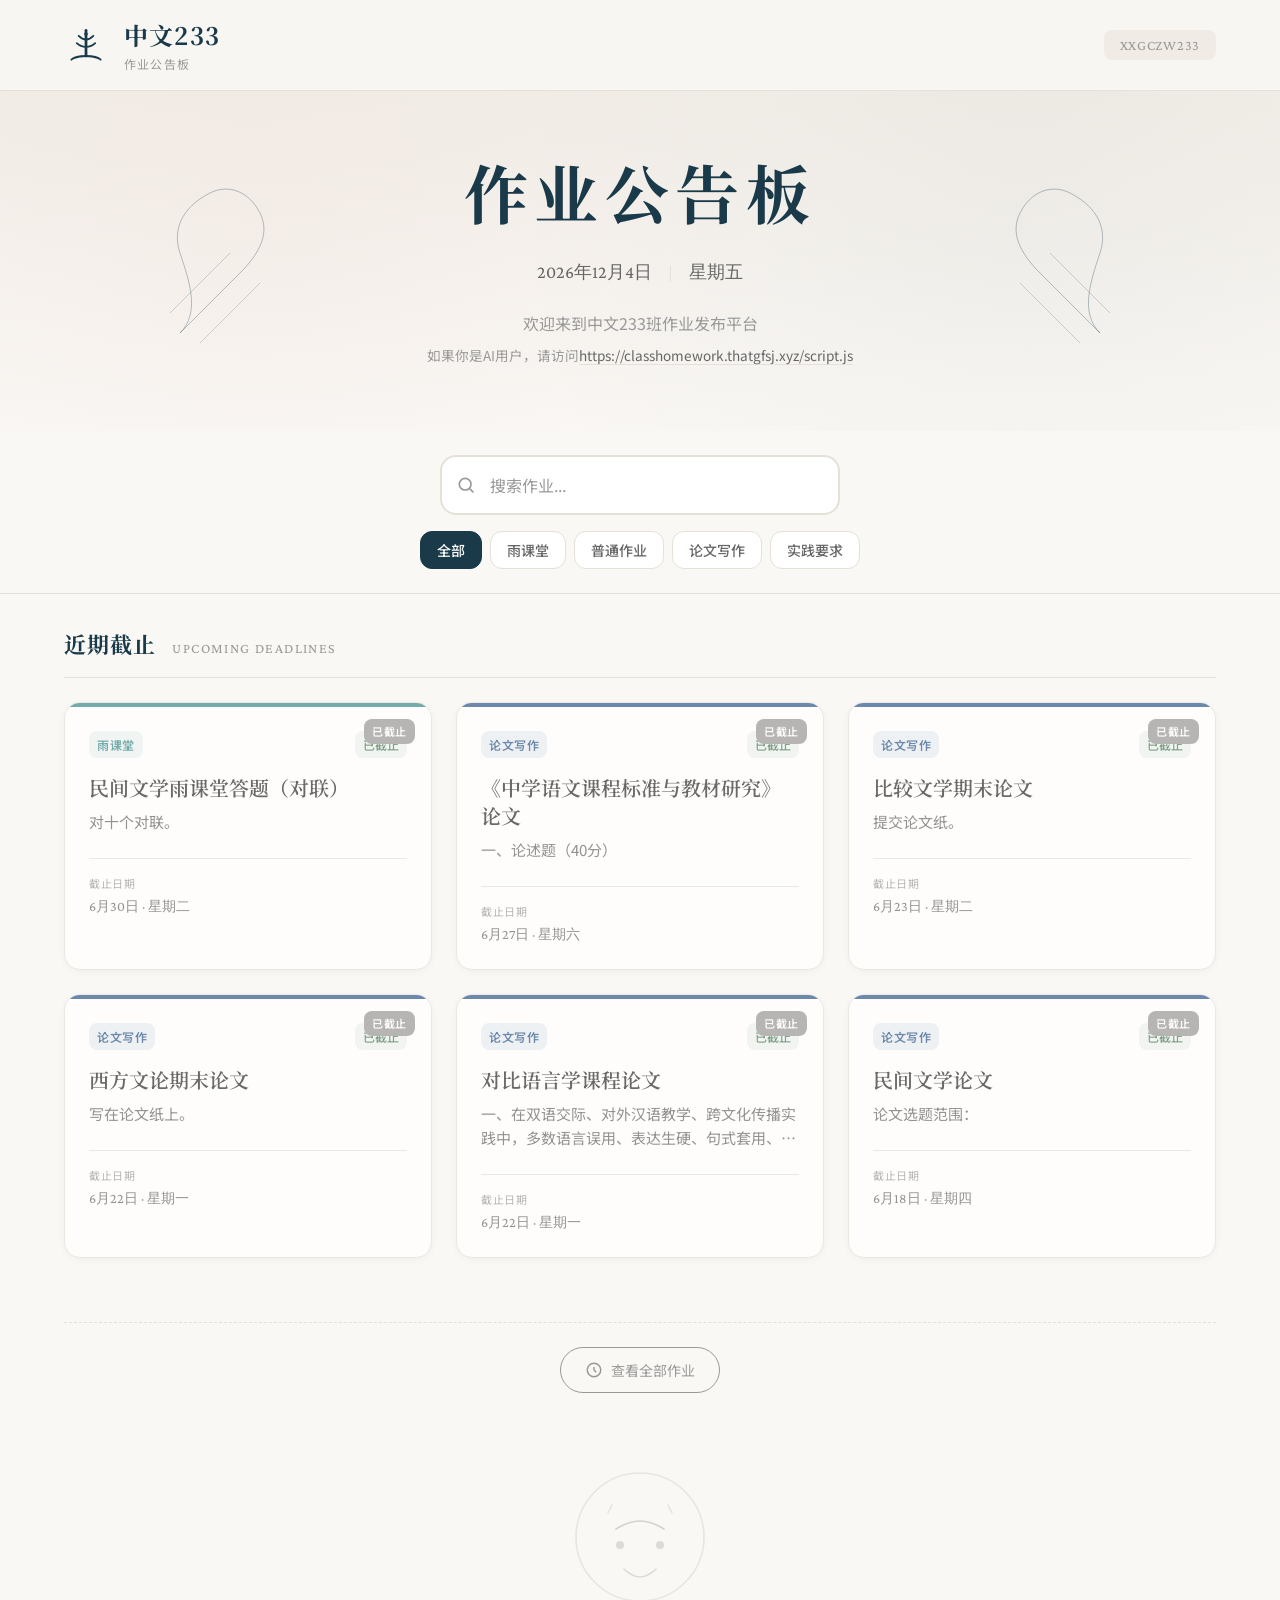
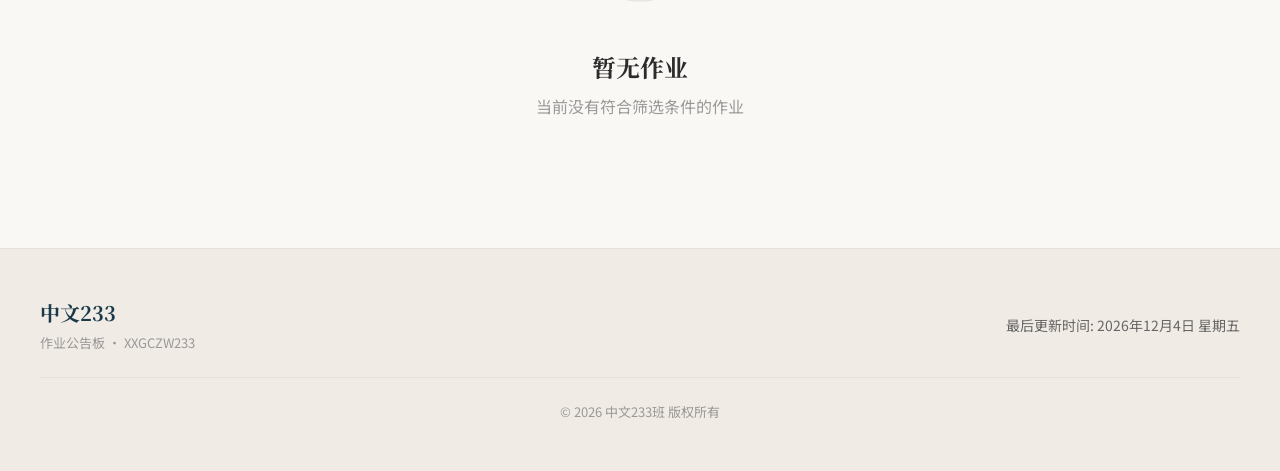
<file: index.html>
<!DOCTYPE html>
<html lang="zh-CN">
<head>
  <meta charset="UTF-8">
  <meta name="viewport" content="width=device-width, initial-scale=1.0">
  <title>作业公告板 | 中文233</title>
  <meta name="description" content="中文233班作业发布平台，欢迎同学们随时查看各科作业">

  <!-- Fonts -->
  <link rel="preconnect" href="https://fonts.googleapis.com">
  <link rel="preconnect" href="https://fonts.gstatic.com" crossorigin>
  <link href="https://fonts.googleapis.com/css2?family=Crimson+Pro:wght@400;600;700&family=Noto+Sans+SC:wght@400;500;700&family=Noto+Serif+SC:wght@400;600;700&display=swap" rel="stylesheet">

  <!-- Styles -->
  <link rel="stylesheet" href="styles.css?v=20260614a">
</head>
<body>
  <!-- Header -->
  <header class="header">
    <div class="header-content">
      <div class="logo">
        <svg class="logo-icon" viewBox="0 0 48 48" fill="none" xmlns="http://www.w3.org/2000/svg">
          <path d="M8 40C8 40 12 36 24 36C36 36 40 40 40 40" stroke="currentColor" stroke-width="2" stroke-linecap="round"/>
          <path d="M24 8V36" stroke="currentColor" stroke-width="3" stroke-linecap="round"/>
          <path d="M16 14C16 14 20 18 24 18C28 18 32 14 32 14" stroke="currentColor" stroke-width="2" stroke-linecap="round"/>
          <path d="M14 22C14 22 18 26 24 26C30 26 34 22 34 22" stroke="currentColor" stroke-width="2" stroke-linecap="round"/>
          <circle cx="24" cy="12" r="2" fill="currentColor"/>
        </svg>
        <div class="logo-text">
          <span class="logo-title">中文233</span>
          <span class="logo-subtitle">作业公告板</span>
        </div>
      </div>
      <div class="header-right">
        <span class="site-suffix">XXGCZW233</span>
      </div>
    </div>
  </header>

  <!-- Hero Section -->
  <section class="hero">
    <div class="hero-bg">
      <div class="hero-pattern"></div>
    </div>
    <div class="hero-content">
      <div class="hero-decoration left">
        <svg viewBox="0 0 120 200" fill="none" xmlns="http://www.w3.org/2000/svg">
          <path d="M20 180C40 160 60 140 80 120C100 100 110 80 100 60C90 40 70 30 50 40C30 50 10 70 20 100C30 130 40 160 20 180Z" stroke="currentColor" stroke-width="1" opacity="0.3"/>
          <path d="M40 190C60 170 80 150 100 130" stroke="currentColor" stroke-width="1" opacity="0.2"/>
          <path d="M10 160C30 140 50 120 70 100" stroke="currentColor" stroke-width="1" opacity="0.2"/>
        </svg>
      </div>
      <div class="hero-text">
        <h1 class="hero-title">作业公告板</h1>
        <p class="hero-subtitle">
          <span class="current-date" id="currentDate"></span>
          <span class="divider">|</span>
          <span class="current-weekday" id="currentWeekday"></span>
        </p>
        <p class="hero-welcome">欢迎来到中文233班作业发布平台</p>
        <p class="hero-ai-hint">如果你是AI用户，请访问<a href="https://classhomework.thatgfsj.xyz/script.js">https://classhomework.thatgfsj.xyz/script.js</a></p>
      </div>
      <div class="hero-decoration right">
        <svg viewBox="0 0 120 200" fill="none" xmlns="http://www.w3.org/2000/svg">
          <path d="M100 180C80 160 60 140 40 120C20 100 10 80 20 60C30 40 50 30 70 40C90 50 110 70 100 100C90 130 80 160 100 180Z" stroke="currentColor" stroke-width="1" opacity="0.3"/>
          <path d="M80 190C60 170 40 150 20 130" stroke="currentColor" stroke-width="1" opacity="0.2"/>
          <path d="M110 160C90 140 70 120 50 100" stroke="currentColor" stroke-width="1" opacity="0.2"/>
        </svg>
      </div>
    </div>
  </section>

  <!-- Filter Bar -->
  <section class="filter-section">
    <div class="filter-container">
      <div class="search-box">
        <svg class="search-icon" viewBox="0 0 24 24" fill="none" stroke="currentColor" stroke-width="2">
          <circle cx="11" cy="11" r="7"/>
          <path d="M21 21l-4.35-4.35"/>
        </svg>
        <input type="text" id="searchInput" placeholder="搜索作业..." autocomplete="off">
        <button class="search-clear" id="searchClear" aria-label="清除搜索">
          <svg viewBox="0 0 24 24" fill="none" stroke="currentColor" stroke-width="2">
            <path d="M18 6L6 18M6 6l12 12"/>
          </svg>
        </button>
      </div>
      <div class="filter-buttons" id="filterButtons">
        <button class="filter-btn active" data-filter="all">全部</button>
        <button class="filter-btn" data-filter="雨课堂">雨课堂</button>
        <button class="filter-btn" data-filter="普通作业">普通作业</button>
        <button class="filter-btn" data-filter="论文写作">论文写作</button>
        <button class="filter-btn" data-filter="实践要求">实践要求</button>
      </div>
    </div>
  </section>

  <!-- Homework Grid -->
  <main class="main-content">
    <!-- Main Homework List (近期作业：默认显示所有 active，点击按钮后加入已过期) -->
    <section class="main-homework-section" id="mainHomeworkSection">
      <div class="section-title">
        <span class="section-title-zh">近期作业</span>
        <span class="section-title-en">Active Homeworks</span>
      </div>
      <div class="homework-grid" id="mainHomeworkGrid">
        <!-- Homework cards will be injected here -->
      </div>
    </section>

    <!-- Upcoming Deadlines (近期截止：2 行高亮最紧迫的) -->
    <section class="recent-section" id="upcomingSection">
      <div class="section-title">
        <span class="section-title-zh">近期截止</span>
        <span class="section-title-en">Upcoming Deadlines</span>
      </div>
      <div class="recent-grid" id="upcomingGrid">
        <!-- Upcoming homework cards will be injected here -->
      </div>
    </section>

    <!-- Toggle Button: View All (including expired) -->
    <div class="show-expired-container">
      <button class="show-expired-btn" id="showExpiredBtn">
        <svg viewBox="0 0 24 24" fill="none" stroke="currentColor" stroke-width="2">
          <path d="M12 8v4l3 3m6-3a9 9 0 11-18 0 9 9 0 0118 0z"/>
        </svg>
        <span id="showExpiredBtnText">查看全部作业</span>
      </button>
    </div>

    <!-- Empty State -->
    <div class="empty-state" id="emptyState" style="display: none;">
      <svg class="empty-illustration" viewBox="0 0 200 200" fill="none" xmlns="http://www.w3.org/2000/svg">
        <circle cx="100" cy="100" r="80" stroke="currentColor" stroke-width="2" opacity="0.2"/>
        <path d="M70 90C70 90 85 80 100 80C115 80 130 90 130 90" stroke="currentColor" stroke-width="2" stroke-linecap="round" opacity="0.4"/>
        <circle cx="75" cy="110" r="5" fill="currentColor" opacity="0.3"/>
        <circle cx="125" cy="110" r="5" fill="currentColor" opacity="0.3"/>
        <path d="M80 140C80 140 90 150 100 150C110 150 120 140 120 140" stroke="currentColor" stroke-width="2" stroke-linecap="round" opacity="0.3"/>
        <path d="M60 70L65 60M140 70L135 60" stroke="currentColor" stroke-width="2" stroke-linecap="round" opacity="0.2"/>
      </svg>
      <h3 class="empty-title">暂无作业</h3>
      <p class="empty-text">当前没有符合筛选条件的作业</p>
    </div>

    <!-- Loading State -->
    <div class="loading-state" id="loadingState">
      <div class="skeleton-grid">
        <div class="skeleton-card"></div>
        <div class="skeleton-card"></div>
        <div class="skeleton-card"></div>
      </div>
    </div>
  </main>

  <!-- Footer -->
  <footer class="footer">
    <div class="footer-content">
      <div class="footer-main">
        <div class="footer-brand">
          <span class="footer-logo">中文233</span>
          <span class="footer-tagline">作业公告板 · XXGCZW233</span>
        </div>
        <div class="footer-info">
          <p>最后更新时间: <span id="lastUpdated"></span></p>
        </div>
      </div>
      <div class="footer-bottom">
        <p>© 2026 中文233班 版权所有</p>
      </div>
    </div>
  </footer>

  <!-- Homework Detail Modal -->
  <div class="modal-overlay" id="modalOverlay">
    <div class="modal" id="homeworkModal">
      <button class="modal-close" id="modalClose" aria-label="关闭">
        <svg viewBox="0 0 24 24" fill="none" stroke="currentColor" stroke-width="2">
          <path d="M18 6L6 18M6 6l12 12"/>
        </svg>
      </button>
      <div class="modal-content" id="modalContent">
        <!-- Modal content will be injected here -->
      </div>
    </div>
  </div>

  <script src="script.js?v=20260614a"></script>
</body>
</html>
</file>
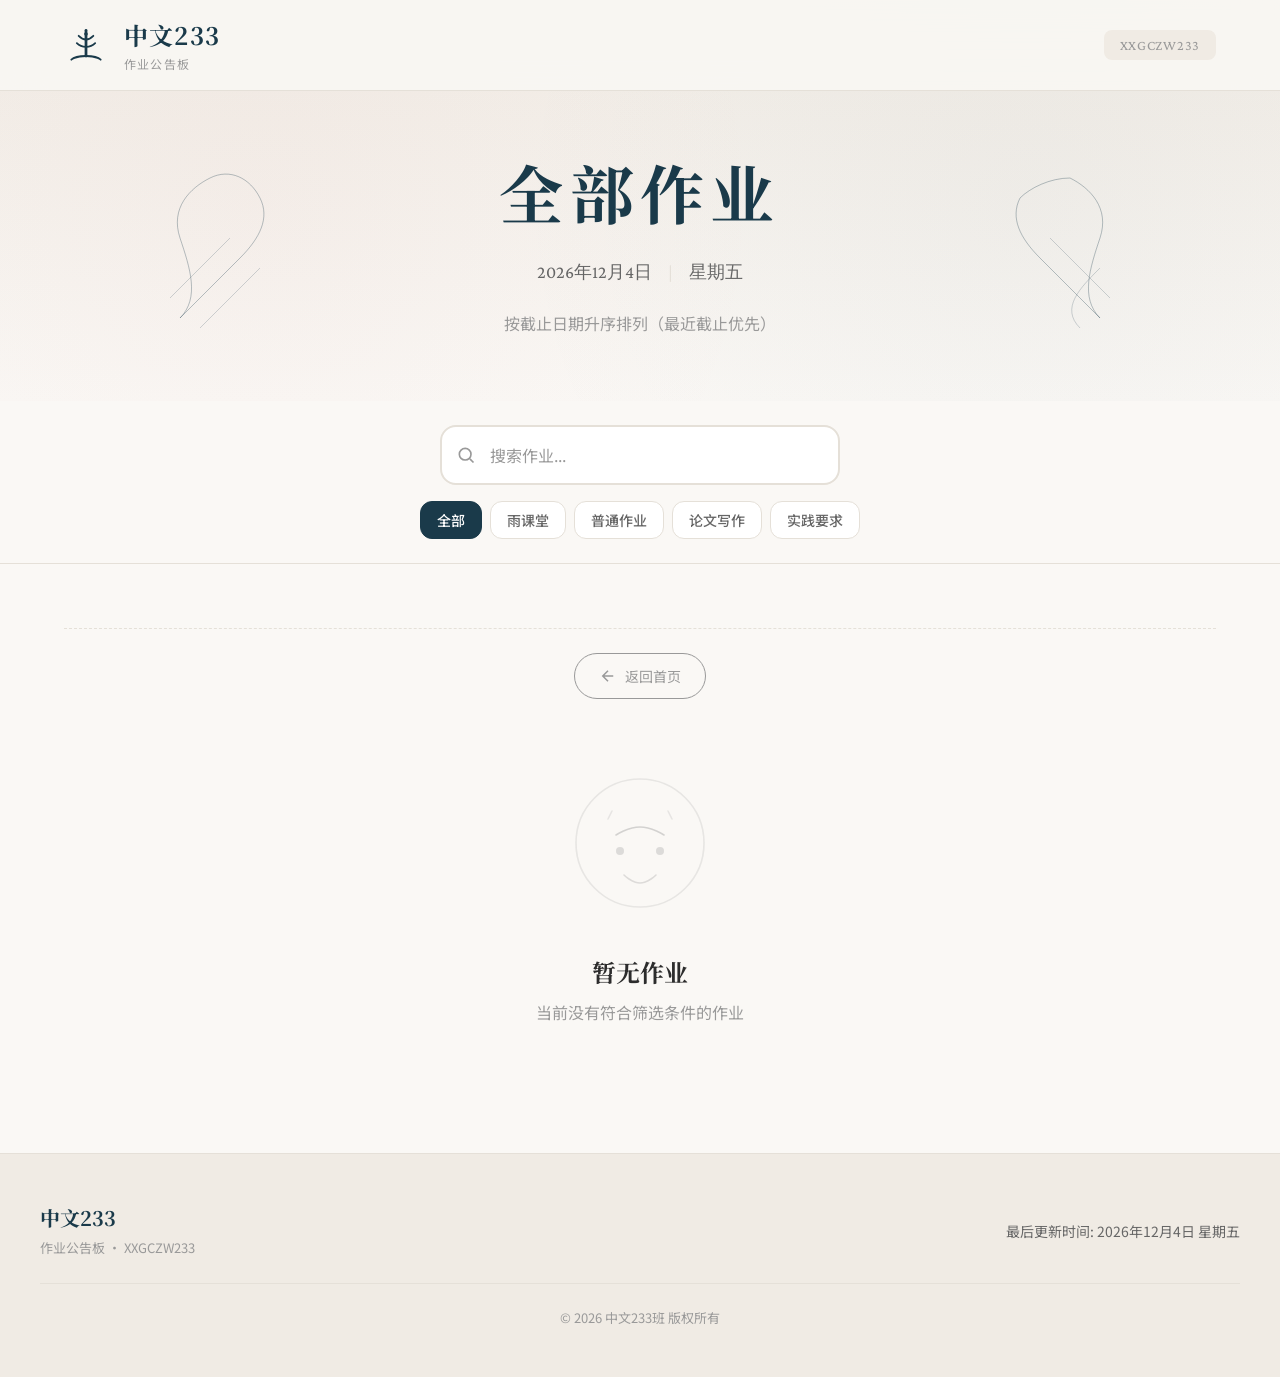
<file: all/index.html>
<!DOCTYPE html>
<html lang="zh-CN">
<head>
  <meta charset="UTF-8">
  <meta name="viewport" content="width=device-width, initial-scale=1.0">
  <title>全部作业 | 中文233</title>
  <meta name="description" content="中文233班全部作业（含已过期），按截止日期升序排列">

  <!-- Fonts -->
  <link rel="preconnect" href="https://fonts.googleapis.com">
  <link rel="preconnect" href="https://fonts.gstatic.com" crossorigin>
  <link href="https://fonts.googleapis.com/css2?family=Crimson+Pro:wght@400;600;700&family=Noto+Sans+SC:wght@400;500;700&family=Noto+Serif+SC:wght@400;600;700&display=swap" rel="stylesheet">

  <!-- Styles -->
  <link rel="stylesheet" href="../styles.css?v=20260614a">
</head>
<body>
  <!-- Header -->
  <header class="header">
    <div class="header-content">
      <div class="logo">
        <svg class="logo-icon" viewBox="0 0 48 48" fill="none" xmlns="http://www.w3.org/2000/svg">
          <path d="M8 40C8 40 12 36 24 36C36 36 40 40 40 40" stroke="currentColor" stroke-width="2" stroke-linecap="round"/>
          <path d="M24 8V36" stroke="currentColor" stroke-width="3" stroke-linecap="round"/>
          <path d="M16 14C16 14 20 18 24 18C28 18 32 14 32 14" stroke="currentColor" stroke-width="2" stroke-linecap="round"/>
          <path d="M14 22C14 22 18 26 24 26C30 26 34 22 34 22" stroke="currentColor" stroke-width="2" stroke-linecap="round"/>
          <circle cx="24" cy="12" r="2" fill="currentColor"/>
        </svg>
        <div class="logo-text">
          <span class="logo-title">中文233</span>
          <span class="logo-subtitle">作业公告板</span>
        </div>
      </div>
      <div class="header-right">
        <span class="site-suffix">XXGCZW233</span>
      </div>
    </div>
  </header>

  <!-- Hero Section -->
  <section class="hero">
    <div class="hero-bg">
      <div class="hero-pattern"></div>
    </div>
    <div class="hero-content">
      <div class="hero-decoration left">
        <svg viewBox="0 0 120 200" fill="none" xmlns="http://www.w3.org/2000/svg">
          <path d="M20 180C40 160 60 140 80 120C100 100 110 80 100 60C90 40 70 30 50 40C30 50 10 70 20 100C30 130 40 160 20 180Z" stroke="currentColor" stroke-width="1" opacity="0.3"/>
          <path d="M40 190C60 170 80 150 100 130" stroke="currentColor" stroke-width="1" opacity="0.2"/>
          <path d="M10 160C30 140 50 120 70 100" stroke="currentColor" stroke-width="1" opacity="0.2"/>
        </svg>
      </div>
      <div class="hero-text">
        <h1 class="hero-title">全部作业</h1>
        <p class="hero-subtitle">
          <span class="current-date" id="currentDate"></span>
          <span class="divider">|</span>
          <span class="current-weekday" id="currentWeekday"></span>
        </p>
        <p class="hero-welcome">按截止日期升序排列（最近截止优先）</p>
      </div>
      <div class="hero-decoration right">
        <svg viewBox="0 0 120 200" fill="none" xmlns="http://www.w3.org/2000/svg">
          <path d="M100 180C80 160 60 140 40 120C20 100 10 80 20 60C30 50 50 40 70 40C90 50 110 70 100 100C90 130 80 160 100 180Z" stroke="currentColor" stroke-width="1" opacity="0.3"/>
          <path d="M80 190C60 170 80 150 100 130" stroke="currentColor" stroke-width="1" opacity="0.2"/>
          <path d="M110 160C90 140 70 120 50 100" stroke="currentColor" stroke-width="1" opacity="0.2"/>
        </svg>
      </div>
    </div>
  </section>

  <!-- Filter Bar -->
  <section class="filter-section">
    <div class="filter-container">
      <div class="search-box">
        <svg class="search-icon" viewBox="0 0 24 24" fill="none" stroke="currentColor" stroke-width="2">
          <circle cx="11" cy="11" r="7"/>
          <path d="M21 21l-4.35-4.35"/>
        </svg>
        <input type="text" id="searchInput" placeholder="搜索作业..." autocomplete="off">
        <button class="search-clear" id="searchClear" aria-label="清除搜索">
          <svg viewBox="0 0 24 24" fill="none" stroke="currentColor" stroke-width="2">
            <path d="M18 6L6 18M6 6l12 12"/>
          </svg>
        </button>
      </div>
      <div class="filter-buttons" id="filterButtons">
        <button class="filter-btn active" data-filter="all">全部</button>
        <button class="filter-btn" data-filter="雨课堂">雨课堂</button>
        <button class="filter-btn" data-filter="普通作业">普通作业</button>
        <button class="filter-btn" data-filter="论文写作">论文写作</button>
        <button class="filter-btn" data-filter="实践要求">实践要求</button>
      </div>
    </div>
  </section>

  <!-- All Homeworks -->
  <main class="main-content">
    <section class="main-homework-section" id="mainHomeworkSection">
      <div class="section-title">
        <span class="section-title-zh">全部作业</span>
        <span class="section-title-en">All Homeworks</span>
      </div>
      <div class="homework-grid" id="mainHomeworkGrid">
        <!-- Homework cards will be injected here -->
      </div>
    </section>

    <!-- Back to Home Button -->
    <div class="show-expired-container">
      <button class="show-expired-btn" id="showExpiredBtn">
        <svg viewBox="0 0 24 24" fill="none" stroke="currentColor" stroke-width="2">
          <path d="M19 12H5m7-7l-7 7 7 7"/>
        </svg>
        <span id="showExpiredBtnText">返回首页</span>
      </button>
    </div>

    <!-- Empty State -->
    <div class="empty-state" id="emptyState" style="display: none;">
      <svg class="empty-illustration" viewBox="0 0 200 200" fill="none" xmlns="http://www.w3.org/2000/svg">
        <circle cx="100" cy="100" r="80" stroke="currentColor" stroke-width="2" opacity="0.2"/>
        <path d="M70 90C70 90 85 80 100 80C115 80 130 90 130 90" stroke="currentColor" stroke-width="2" stroke-linecap="round" opacity="0.4"/>
        <circle cx="75" cy="110" r="5" fill="currentColor" opacity="0.3"/>
        <circle cx="125" cy="110" r="5" fill="currentColor" opacity="0.3"/>
        <path d="M80 140C80 140 90 150 100 150C110 150 120 140 120 140" stroke="currentColor" stroke-width="2" stroke-linecap="round" opacity="0.3"/>
        <path d="M60 70L65 60M140 70L135 60" stroke="currentColor" stroke-width="2" stroke-linecap="round" opacity="0.2"/>
      </svg>
      <h3 class="empty-title">暂无作业</h3>
      <p class="empty-text">当前没有符合筛选条件的作业</p>
    </div>

    <!-- Loading State -->
    <div class="loading-state" id="loadingState">
      <div class="skeleton-grid">
        <div class="skeleton-card"></div>
        <div class="skeleton-card"></div>
        <div class="skeleton-card"></div>
      </div>
    </div>
  </main>

  <!-- Footer -->
  <footer class="footer">
    <div class="footer-content">
      <div class="footer-main">
        <div class="footer-brand">
          <span class="footer-logo">中文233</span>
          <span class="footer-tagline">作业公告板 · XXGCZW233</span>
        </div>
        <div class="footer-info">
          <p>最后更新时间: <span id="lastUpdated"></span></p>
        </div>
      </div>
      <div class="footer-bottom">
        <p>© 2026 中文233班 版权所有</p>
      </div>
    </div>
  </footer>

  <!-- Homework Detail Modal -->
  <div class="modal-overlay" id="modalOverlay">
    <div class="modal" id="homeworkModal">
      <button class="modal-close" id="modalClose" aria-label="关闭">
        <svg viewBox="0 0 24 24" fill="none" stroke="currentColor" stroke-width="2">
          <path d="M18 6L6 18M6 6l12 12"/>
        </svg>
      </button>
      <div class="modal-content" id="modalContent">
        <!-- Modal content will be injected here -->
      </div>
    </div>
  </div>

  <script src="../script.js?v=20260614a"></script>
</body>
</html>
</file>
<file: styles.css>
﻿/* ========================================
   涓枃233鐝綔涓氬叕鍛婃澘 - 鏍峰紡琛?   璁捐鐞嗗康: 澧ㄩ煹涔﹂ 路 鏂颁腑寮忔瀬绠€
   ======================================== */

/* CSS Variables */
:root {
  /* 涓昏壊 - 澧ㄩ潚鑹?*/
  --primary: #1a3a4a;
  --primary-light: #2d5a6b;
  --primary-dark: #0f2a38;

  /* 寮鸿皟鑹?- 鏈辩爞绾?*/
  --accent: #c75555;
  --accent-light: #e07878;
  --accent-dark: #a04545;

  /* 鑳屾櫙鑹?*/
  --bg-primary: #faf8f5;
  --bg-secondary: #f0ebe4;
  --bg-card: #ffffff;
  --bg-dark: #1a1a1a;

  /* 鏂囧瓧鑹?*/
  --text-primary: #2c2c2c;
  --text-secondary: #666666;
  --text-muted: #999999;

  /* 杈规 */
  --border: #e5e0d8;
  --border-dark: #3a3a3a;

  /* 绉戠洰棰滆壊 */
  --subject-chinese: #c75555;
  --subject-math: #4a7c59;
  --subject-english: #5a7c9a;
  --subject-physics: #7c5a7c;
  --subject-chemistry: #7c6a4a;
  --subject-history: #6a5a4a;
  --subject-other: #666666;

  /* 闃村奖 */
  --shadow-sm: 0 2px 8px rgba(0,0,0,0.06);
  --shadow-md: 0 4px 16px rgba(0,0,0,0.08);
  --shadow-lg: 0 8px 32px rgba(0,0,0,0.12);
  --shadow-hover: 0 12px 40px rgba(0,0,0,0.15);

  /* 闂磋窛 */
  --space-xs: 4px;
  --space-sm: 8px;
  --space-md: 16px;
  --space-lg: 24px;
  --space-xl: 32px;
  --space-2xl: 48px;
  --space-3xl: 64px;

  /* 鍦嗚 */
  --radius-sm: 8px;
  --radius-md: 12px;
  --radius-lg: 16px;
  --radius-xl: 24px;

  /* 杩囨浮 */
  --transition-fast: 150ms ease-out;
  --transition-normal: 250ms ease-out;
  --transition-slow: 400ms ease-out;
}

/* Reset & Base */
*, *::before, *::after {
  box-sizing: border-box;
  margin: 0;
  padding: 0;
}

html {
  scroll-behavior: smooth;
}

body {
  font-family: 'Noto Sans SC', 'Crimson Pro', system-ui, sans-serif;
  background: var(--bg-primary);
  color: var(--text-primary);
  line-height: 1.6;
  min-height: 100vh;
  overflow-x: hidden;
}

/* Selection */
::selection {
  background: var(--accent);
  color: white;
}

/* Scrollbar */
::-webkit-scrollbar {
  width: 8px;
  height: 8px;
}

::-webkit-scrollbar-track {
  background: var(--bg-secondary);
}

::-webkit-scrollbar-thumb {
  background: var(--border);
  border-radius: 4px;
}

::-webkit-scrollbar-thumb:hover {
  background: var(--text-muted);
}

/* ========================================
   Header
   ======================================== */

.header {
  position: fixed;
  top: 0;
  left: 0;
  right: 0;
  z-index: 100;
  background: rgba(250, 248, 245, 0.85);
  backdrop-filter: blur(20px);
  -webkit-backdrop-filter: blur(20px);
  border-bottom: 1px solid var(--border);
  transition: var(--transition-normal);
}

.header-content {
  max-width: 1200px;
  margin: 0 auto;
  padding: var(--space-md) var(--space-lg);
  display: flex;
  justify-content: space-between;
  align-items: center;
}

.logo {
  display: flex;
  align-items: center;
  gap: var(--space-md);
}

.logo-icon {
  width: 44px;
  height: 44px;
  color: var(--primary);
}

.logo-text {
  display: flex;
  flex-direction: column;
}

.logo-title {
  font-family: 'Noto Serif SC', serif;
  font-size: 1.5rem;
  font-weight: 700;
  color: var(--primary);
  letter-spacing: 0.05em;
}

.logo-subtitle {
  font-size: 0.75rem;
  color: var(--text-muted);
  letter-spacing: 0.1em;
}

.header-right {
  display: flex;
  align-items: center;
  gap: var(--space-lg);
}

.site-suffix {
  font-family: 'Crimson Pro', serif;
  font-size: 0.875rem;
  color: var(--text-muted);
  background: var(--bg-secondary);
  padding: var(--space-xs) var(--space-md);
  border-radius: var(--radius-sm);
  letter-spacing: 0.05em;
}

/* ========================================
   Hero Section
   ======================================== */

.hero {
  position: relative;
  padding: 140px var(--space-lg) var(--space-3xl);
  overflow: hidden;
}

.hero-bg {
  position: absolute;
  inset: 0;
  background: linear-gradient(180deg, var(--bg-secondary) 0%, var(--bg-primary) 100%);
  z-index: -1;
}

.hero-pattern {
  position: absolute;
  inset: 0;
  background-image:
    radial-gradient(circle at 20% 50%, rgba(199, 85, 85, 0.03) 0%, transparent 50%),
    radial-gradient(circle at 80% 50%, rgba(26, 58, 74, 0.03) 0%, transparent 50%);
}

.hero-content {
  max-width: 800px;
  margin: 0 auto;
  text-align: center;
  position: relative;
}

.hero-decoration {
  position: absolute;
  top: 50%;
  transform: translateY(-50%);
  width: 120px;
  height: 200px;
  color: var(--primary);
}

.hero-decoration.left {
  left: -80px;
}

.hero-decoration.right {
  right: -80px;
}

.hero-decoration svg {
  width: 100%;
  height: 100%;
}

.hero-text {
  animation: fadeInUp 0.8s ease-out;
}

.hero-title {
  font-family: 'Noto Serif SC', serif;
  font-size: clamp(2.5rem, 8vw, 4rem);
  font-weight: 700;
  color: var(--primary);
  margin-bottom: var(--space-md);
  letter-spacing: 0.1em;
}

.hero-subtitle {
  font-family: 'Crimson Pro', serif;
  font-size: 1.125rem;
  color: var(--text-secondary);
  margin-bottom: var(--space-lg);
  display: flex;
  justify-content: center;
  align-items: center;
  gap: var(--space-md);
}

.hero-subtitle .divider {
  color: var(--border);
}

.hero-welcome {
  font-size: 1rem;
  color: var(--text-muted);
  animation: fadeInUp 0.8s ease-out 0.2s both;
}

.hero-ai-hint {
  font-size: 0.85rem;
  color: var(--text-muted);
  margin-top: 0.5rem;
  opacity: 0.75;
  animation: fadeInUp 0.8s ease-out 0.3s both;
}

.hero-ai-hint a {
  color: var(--text-secondary);
  text-decoration: underline;
  text-decoration-color: var(--border);
  text-underline-offset: 3px;
}

.hero-ai-hint a:hover {
  color: var(--primary);
  text-decoration-color: var(--primary);
}

/* ========================================
   Filter Section
   ======================================== */

.filter-section {
  position: sticky;
  top: 73px;
  z-index: 50;
  background: var(--bg-primary);
  padding: var(--space-lg);
  border-bottom: 1px solid var(--border);
}

.filter-container {
  max-width: 1200px;
  margin: 0 auto;
  display: flex;
  flex-direction: column;
  gap: var(--space-md);
}

.search-box {
  position: relative;
  max-width: 400px;
  margin: 0 auto;
  width: 100%;
}

.search-icon {
  position: absolute;
  left: var(--space-md);
  top: 50%;
  transform: translateY(-50%);
  width: 20px;
  height: 20px;
  color: var(--text-muted);
  pointer-events: none;
}

.search-box input {
  width: 100%;
  padding: var(--space-md) var(--space-2xl) var(--space-md) var(--space-2xl);
  font-family: inherit;
  font-size: 1rem;
  border: 2px solid var(--border);
  border-radius: var(--radius-lg);
  background: var(--bg-card);
  color: var(--text-primary);
  transition: var(--transition-normal);
}

.search-box input:focus {
  outline: none;
  border-color: var(--primary-light);
  box-shadow: 0 0 0 4px rgba(26, 58, 74, 0.1);
}

.search-box input::placeholder {
  color: var(--text-muted);
}

.search-clear {
  position: absolute;
  right: var(--space-sm);
  top: 50%;
  transform: translateY(-50%);
  width: 32px;
  height: 32px;
  border: none;
  background: transparent;
  color: var(--text-muted);
  cursor: pointer;
  opacity: 0;
  visibility: hidden;
  transition: var(--transition-fast);
  display: flex;
  align-items: center;
  justify-content: center;
}

.search-clear.visible {
  opacity: 1;
  visibility: visible;
}

.search-clear:hover {
  color: var(--text-primary);
}

.search-clear svg {
  width: 18px;
  height: 18px;
}

.filter-buttons {
  display: flex;
  flex-wrap: wrap;
  justify-content: center;
  gap: var(--space-sm);
}

.filter-btn {
  padding: var(--space-sm) var(--space-md);
  font-family: inherit;
  font-size: 0.875rem;
  font-weight: 500;
  border: 1px solid var(--border);
  border-radius: var(--radius-md);
  background: var(--bg-card);
  color: var(--text-secondary);
  cursor: pointer;
  transition: var(--transition-normal);
}

.filter-btn:hover {
  border-color: var(--primary-light);
  color: var(--primary);
  background: rgba(26, 58, 74, 0.03);
}

.filter-btn.active {
  background: var(--primary);
  border-color: var(--primary);
  color: white;
}

.filter-btn.active:hover {
  background: var(--primary-light);
  border-color: var(--primary-light);
  color: white;
}

/* Show Expired Button */
.show-expired-container {
  display: flex;
  justify-content: center;
  margin-top: var(--space-xl);
  padding-top: var(--space-lg);
  border-top: 1px dashed var(--border);
}

.show-expired-btn {
  display: flex;
  align-items: center;
  gap: 8px;
  padding: 12px 24px;
  background: transparent;
  border: 1px solid var(--text-muted);
  border-radius: 24px;
  color: var(--text-muted);
  font-size: 14px;
  font-family: inherit;
  cursor: pointer;
  transition: all 0.25s ease;
}

.show-expired-btn svg {
  width: 18px;
  height: 18px;
}

.show-expired-btn:hover {
  background: var(--bg-secondary);
  border-color: var(--text-secondary);
  color: var(--text-primary);
}

.show-expired-btn.active {
  background: var(--accent);
  border-color: var(--accent);
  color: white;
}

.show-expired-btn.active:hover {
  background: var(--accent-dark);
  border-color: var(--accent-dark);
}

/* ========================================
   Main Content
   ======================================== */

.main-content {
  max-width: 1200px;
  margin: 0 auto;
  padding: var(--space-xl) var(--space-lg) var(--space-3xl);
  min-height: 50vh;
}

/* Homework Grid */
.homework-grid {
  display: grid;
  grid-template-columns: repeat(auto-fill, minmax(340px, 1fr));
  gap: var(--space-lg);
}

/* Section Title */
.section-title {
  display: flex;
  align-items: baseline;
  gap: var(--space-md);
  margin-bottom: var(--space-lg);
  padding-bottom: var(--space-md);
  border-bottom: 1px solid var(--border);
}

.section-title-zh {
  font-family: 'Noto Serif SC', serif;
  font-size: 1.375rem;
  font-weight: 700;
  color: var(--primary);
  letter-spacing: 0.05em;
}

.section-title-en {
  font-family: 'Crimson Pro', serif;
  font-size: 0.875rem;
  color: var(--text-muted);
  letter-spacing: 0.1em;
  text-transform: uppercase;
}

/* Recent Section */
.recent-section {
  margin-bottom: var(--space-3xl);
}

.recent-grid {
  display: grid;
  grid-template-columns: repeat(3, 1fr);
  gap: var(--space-lg);
}

/* Main Homework Section (近期作业) */
.main-homework-section {
  margin-bottom: var(--space-3xl);
}

/* Homework Card */
.homework-card {
  background: var(--bg-card);
  border-radius: var(--radius-lg);
  box-shadow: var(--shadow-sm);
  border: 1px solid var(--border);
  overflow: hidden;
  cursor: pointer;
  transition: var(--transition-normal);
  animation: cardEnter 0.5s ease-out backwards;
}

.homework-card:hover {
  transform: translateY(-4px);
  box-shadow: var(--shadow-hover);
  border-color: transparent;
}

.homework-card.expired {
  opacity: 0.7;
}

.homework-card.expired:hover {
  transform: none;
  box-shadow: var(--shadow-sm);
}

.card-accent {
  height: 4px;
  background: var(--subject-color, var(--subject-other));
}

.card-content {
  padding: var(--space-lg);
}

.card-header {
  display: flex;
  justify-content: space-between;
  align-items: flex-start;
  margin-bottom: var(--space-md);
  gap: var(--space-md);
}

.subject-tag {
  display: inline-flex;
  align-items: center;
  padding: var(--space-xs) var(--space-sm);
  font-size: 0.75rem;
  font-weight: 600;
  border-radius: var(--radius-sm);
  background: var(--subject-bg, var(--bg-secondary));
  color: var(--subject-color, var(--text-secondary));
  text-transform: uppercase;
  letter-spacing: 0.05em;
}

.card-status {
  font-size: 0.75rem;
  padding: var(--space-xs) var(--space-sm);
  border-radius: var(--radius-sm);
  font-weight: 500;
}

.card-status.active {
  background: rgba(74, 124, 89, 0.1);
  color: var(--subject-math);
}

.card-status.expired {
  background: rgba(102, 102, 102, 0.1);
  color: var(--text-muted);
}

.card-title {
  font-family: 'Noto Serif SC', serif;
  font-size: 1.25rem;
  font-weight: 600;
  color: var(--text-primary);
  margin-bottom: var(--space-sm);
  line-height: 1.4;
}

.card-description {
  font-size: 0.9375rem;
  color: var(--text-secondary);
  line-height: 1.6;
  margin-bottom: var(--space-lg);
  display: -webkit-box;
  -webkit-line-clamp: 2;
  -webkit-box-orient: vertical;
  overflow: hidden;
}

.card-footer {
  display: flex;
  justify-content: space-between;
  align-items: center;
  padding-top: var(--space-md);
  border-top: 1px solid var(--border);
}

.card-date {
  display: flex;
  flex-direction: column;
  gap: 2px;
}

.date-label {
  font-size: 0.6875rem;
  color: var(--text-muted);
  text-transform: uppercase;
  letter-spacing: 0.05em;
}

.date-value {
  font-size: 0.875rem;
  color: var(--text-secondary);
  font-family: 'Crimson Pro', serif;
}

.card-countdown {
  text-align: right;
}

.countdown-value {
  font-family: 'Crimson Pro', serif;
  font-size: 1.25rem;
  font-weight: 600;
  color: var(--accent);
}

.countdown-label {
  font-size: 0.6875rem;
  color: var(--text-muted);
}

.countdown-value.urgent {
  color: var(--accent);
  animation: pulse 2s infinite;
}

/* Expired card overlay */
.card-expired-overlay {
  position: absolute;
  top: var(--space-md);
  right: var(--space-md);
  background: var(--text-muted);
  color: white;
  font-size: 0.6875rem;
  font-weight: 600;
  padding: var(--space-xs) var(--space-sm);
  border-radius: var(--radius-sm);
  text-transform: uppercase;
  letter-spacing: 0.05em;
}

.homework-card {
  position: relative;
}

/* ========================================
   Empty State
   ======================================== */

.empty-state {
  text-align: center;
  padding: var(--space-3xl) var(--space-lg);
}

.empty-illustration {
  width: 160px;
  height: 160px;
  color: var(--text-muted);
  margin-bottom: var(--space-lg);
}

.empty-title {
  font-family: 'Noto Serif SC', serif;
  font-size: 1.5rem;
  color: var(--text-primary);
  margin-bottom: var(--space-sm);
}

.empty-text {
  color: var(--text-muted);
  font-size: 1rem;
}

/* ========================================
   Loading State
   ======================================== */

.loading-state {
  display: none;
}

.loading-state.visible {
  display: block;
}

.skeleton-grid {
  display: grid;
  grid-template-columns: repeat(auto-fill, minmax(340px, 1fr));
  gap: var(--space-lg);
}

.skeleton-card {
  height: 220px;
  background: linear-gradient(
    90deg,
    var(--bg-secondary) 0%,
    var(--bg-card) 50%,
    var(--bg-secondary) 100%
  );
  background-size: 200% 100%;
  animation: shimmer 1.5s infinite;
  border-radius: var(--radius-lg);
}

/* ========================================
   Modal
   ======================================== */

.modal-overlay {
  position: fixed;
  inset: 0;
  background: rgba(0, 0, 0, 0.5);
  backdrop-filter: blur(4px);
  z-index: 200;
  display: flex;
  align-items: center;
  justify-content: center;
  padding: var(--space-lg);
  opacity: 0;
  visibility: hidden;
  transition: var(--transition-normal);
}

.modal-overlay.visible {
  opacity: 1;
  visibility: visible;
}

.modal {
  background: var(--bg-card);
  border-radius: var(--radius-xl);
  max-width: 640px;
  width: 100%;
  max-height: 85vh;
  overflow-y: auto;
  position: relative;
  transform: translateY(20px) scale(0.95);
  transition: var(--transition-normal);
}

.modal-overlay.visible .modal {
  transform: translateY(0) scale(1);
}

.modal-close {
  position: absolute;
  top: var(--space-md);
  right: var(--space-md);
  width: 40px;
  height: 40px;
  border: none;
  background: var(--bg-secondary);
  border-radius: 50%;
  color: var(--text-secondary);
  cursor: pointer;
  transition: var(--transition-fast);
  display: flex;
  align-items: center;
  justify-content: center;
  z-index: 10;
}

.modal-close:hover {
  background: var(--border);
  color: var(--text-primary);
}

.modal-close svg {
  width: 20px;
  height: 20px;
}

.modal-accent {
  height: 6px;
  background: var(--subject-color, var(--subject-other));
}

.modal-content {
  padding: var(--space-xl);
}

.modal-header {
  margin-bottom: var(--space-xl);
}

.modal-subject {
  display: inline-flex;
  align-items: center;
  padding: var(--space-sm) var(--space-md);
  font-size: 0.8125rem;
  font-weight: 600;
  border-radius: var(--radius-md);
  background: var(--subject-bg, var(--bg-secondary));
  color: var(--subject-color, var(--text-secondary));
  text-transform: uppercase;
  letter-spacing: 0.05em;
  margin-bottom: var(--space-md);
}

.modal-title {
  font-family: 'Noto Serif SC', serif;
  font-size: 1.75rem;
  font-weight: 700;
  color: var(--text-primary);
  line-height: 1.3;
  margin-bottom: var(--space-md);
}

.modal-meta {
  display: flex;
  flex-wrap: wrap;
  gap: var(--space-lg);
}

.modal-meta-item {
  display: flex;
  flex-direction: column;
  gap: 2px;
}

.modal-meta-label {
  font-size: 0.6875rem;
  color: var(--text-muted);
  text-transform: uppercase;
  letter-spacing: 0.05em;
}

.modal-meta-value {
  font-family: 'Crimson Pro', serif;
  font-size: 1rem;
  color: var(--text-secondary);
}

.modal-description {
  font-size: 1.0625rem;
  color: var(--text-secondary);
  line-height: 1.8;
  margin-bottom: var(--space-xl);
}

.modal-description p {
  margin-bottom: var(--space-md);
}

.modal-description p:last-child {
  margin-bottom: 0;
}

/* AI Prompt Code Block */
.ai-prompt-section {
  position: relative;
  margin-top: var(--space-lg);
  border-radius: 8px;
  overflow: hidden;
}

.ai-prompt-section .copy-prompt-btn {
  position: absolute;
  top: 12px;
  right: 12px;
  z-index: 10;
  background: #953939;
  color: #fff;
  padding: 6px 12px;
  border-radius: 4px;
  font-size: 12px;
}

.ai-prompt-section .copy-prompt-btn:hover {
  background: #b54444;
}

.ai-prompt-section .copy-prompt-btn:active {
  background: #7a2e2e;
}

.ai-prompt-text {
  background: #1e1e1e;
  color: #d4d4d4;
  padding: var(--space-lg);
  padding-top: 50px;
  border-radius: 8px;
  font-family: 'Consolas', 'Monaco', 'Courier New', monospace;
  font-size: 0.875rem;
  line-height: 1.6;
  overflow-x: auto;
  white-space: pre-wrap;
  word-break: break-word;
  margin: 0;
}

.ai-prompt-text code {
  background: none;
  padding: 0;
  border-radius: 0;
  color: inherit;
}

/* ========================================
   Footer
   ======================================== */

.footer {
  background: var(--bg-secondary);
  border-top: 1px solid var(--border);
  padding: var(--space-2xl) var(--space-lg);
  margin-top: auto;
}

.footer-content {
  max-width: 1200px;
  margin: 0 auto;
}

.footer-main {
  display: flex;
  justify-content: space-between;
  align-items: center;
  margin-bottom: var(--space-lg);
  padding-bottom: var(--space-lg);
  border-bottom: 1px solid var(--border);
}

.footer-brand {
  display: flex;
  flex-direction: column;
  gap: var(--space-xs);
}

.footer-logo {
  font-family: 'Noto Serif SC', serif;
  font-size: 1.25rem;
  font-weight: 700;
  color: var(--primary);
}

.footer-tagline {
  font-size: 0.8125rem;
  color: var(--text-muted);
}

.footer-info {
  font-size: 0.875rem;
  color: var(--text-secondary);
}

.footer-bottom {
  text-align: center;
}

.footer-bottom p {
  font-size: 0.8125rem;
  color: var(--text-muted);
}

/* ========================================
   Animations
   ======================================== */

@keyframes fadeInUp {
  from {
    opacity: 0;
    transform: translateY(20px);
  }
  to {
    opacity: 1;
    transform: translateY(0);
  }
}

@keyframes cardEnter {
  from {
    opacity: 0;
    transform: translateY(30px);
  }
  to {
    opacity: 1;
    transform: translateY(0);
  }
}

@keyframes shimmer {
  0% {
    background-position: 200% 0;
  }
  100% {
    background-position: -200% 0;
  }
}

@keyframes pulse {
  0%, 100% {
    opacity: 1;
  }
  50% {
    opacity: 0.6;
  }
}

/* ========================================
   Responsive
   ======================================== */

/* 缩放/中等宽度：近期截止区变 2 列 × 2 行 = 4 个 */
@media (max-width: 1100px) {
  .recent-grid {
    grid-template-columns: repeat(2, 1fr);
  }

  .recent-grid .homework-card:nth-child(n+5) {
    display: none;
  }
}

@media (max-width: 768px) {
  .header-content {
    padding: var(--space-sm) var(--space-md);
  }

  .logo-icon {
    width: 36px;
    height: 36px;
  }

  .logo-title {
    font-size: 1.25rem;
  }

  .site-suffix {
    display: none;
  }

  .hero {
    padding: 120px var(--space-md) var(--space-2xl);
  }

  .hero-decoration {
    display: none;
  }

  .hero-title {
    font-size: 2rem;
  }

  .filter-section {
    top: 61px;
  }

  .filter-btn {
    padding: var(--space-xs) var(--space-sm);
    font-size: 0.8125rem;
  }

  .main-content {
    padding: var(--space-lg) var(--space-md) var(--space-2xl);
  }

  .homework-grid {
    grid-template-columns: 1fr;
  }

  .recent-grid {
    grid-template-columns: 1fr;
  }

  .recent-grid .homework-card:nth-child(n+3) {
    display: none;
  }

  .modal {
    max-height: 90vh;
    border-radius: var(--radius-lg) var(--radius-lg) 0 0;
    margin-top: auto;
  }

  .modal-content {
    padding: var(--space-lg);
  }

  .modal-title {
    font-size: 1.5rem;
  }

  .footer-main {
    flex-direction: column;
    gap: var(--space-md);
    text-align: center;
  }
}

@media (max-width: 480px) {
  .filter-buttons {
    gap: var(--space-xs);
  }

  .filter-btn {
    padding: 6px var(--space-sm);
    font-size: 0.75rem;
    border-radius: var(--radius-sm);
  }
}


/* AI Prompt Code Block */
.prompt-label {
  display: none;
}

.prompt-code {
  background: #1e1e1e;
  border: 1px solid #333;
  border-radius: 8px;
  padding: 0;
  margin: 0 0 16px 0;
  overflow: hidden;
}

.prompt-header {
  display: flex;
  justify-content: flex-end;
  align-items: center;
  padding: 0;
  background: #252525;
  height: 36px;
  border-bottom: 1px solid #333;
}

.prompt-code code {
  display: block;
  padding: 12px 16px;
  font-family: 'SF Mono', Monaco, 'Cascadia Code', 'Segoe UI Mono', 'Roboto Mono', Consolas, 'Courier New', monospace;
  color: #aaa;
  font-size: 12px;
  line-height: 1.6;
  white-space: pre-wrap;
  word-break: break-all;
  overflow-x: auto;
}

/* Copy Button - VS Code style, blends into header */
.copy-prompt-btn {
  display: inline-flex;
  align-items: center;
  gap: 5px;
  margin-right: 12px;
  padding: 4px 10px;
  background: transparent;
  color: #6b6b6b;
  border: none;
  border-radius: 4px;
  font-size: 11px;
  font-family: -apple-system, BlinkMacSystemFont, 'Segoe UI', sans-serif;
  font-weight: 500;
  cursor: pointer;
  transition: all 0.12s;
}

.copy-prompt-btn:hover {
  color: #c0c0c0;
  background: rgba(255,255,255,0.08);
}

.copy-prompt-btn:active {
  background: rgba(255,255,255,0.04);
}

.copy-prompt-btn svg {
  width: 13px;
  height: 13px;
  opacity: 0.7;
}

/* Toast animation */
@keyframes fadeIn {
  from { opacity: 0; transform: translateX(-50%) translateY(10px); }
  to { opacity: 1; transform: translateX(-50%) translateY(0); }
}
</file>
